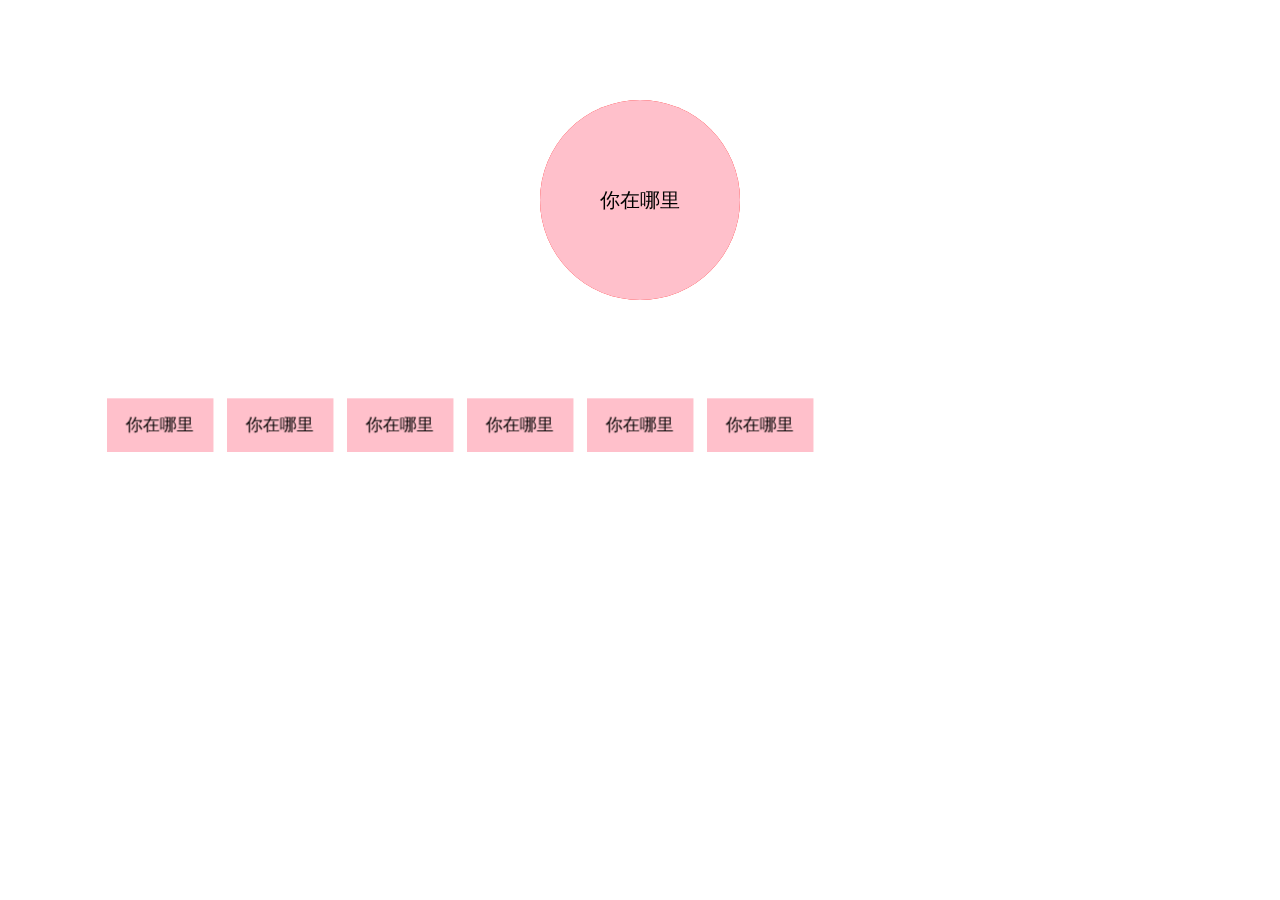
<file: 3d.html>
<!DOCTYPE html>
<html lang="en">

<head>
    <meta charset="UTF-8">
    <meta name="viewport" content="width=device-width, initial-scale=1.0">
    <title>Document</title>
    <style>
        body {
            perspective: 400px;
        }

        .box {
            position: relative;
            width: 200px;
            height: 200px;
            margin: 100px auto;
            text-align: center;
            line-height: 200px;
            font-size: 20px;
            transform-style: preserve-3d;
            transition: all 1s;
        }

        .box:hover {
            transform: rotateY(180deg);
        }

        .font,
        .back {
            position: absolute;
            top: 0;
            left: 0;
            width: 100%;
            height: 100%;
            border-radius: 50%;
        }

        .font {
            background-color: pink;
            z-index: 1;
        }

        .back {
            background-color: red;
            transform: rotateY(180deg);

        }

        * {
            margin: 0;
            padding: 0;
        }

        ul {
            margin: 100px;
        }

        ul li {
            float: left;
            margin: 0 10px;
            perspective: 400px;
            width: 100px;
            height: 50px;
            list-style: none;
        }

        .box1 {
            position: relative;
            width: 100%;
            height: 100%;
            text-align: center;
            line-height: 50px;
            transform-style: preserve-3d;
            transition: all 0.5s;
        }

        .box1:hover {
            transform: rotateX(90deg);
        }

        .first,
        .buttom {
            position: absolute;
            top: 0;
            left: 0;
            width: 100%;
            height: 100%;
        }

        .first {
            background-color: pink;
            z-index: 1;
            transform: translateZ(25px);
        }

        .buttom {
            background-color: royalblue;
            transform: translateY(25px) rotateX(-90deg);
        }
    </style>
</head>

<body>
    <div class="box">
        <div class="font">你在哪里</div>
        <div class="back">我在这里等你</div>
    </div>
    <ul>
        <li>
            <div class="box1">
                <div class="first">你在哪里</div>
                <div class="buttom">我在这里等你</div>
            </div>
        </li>
        <li>
            <div class="box1">
                <div class="first">你在哪里</div>
                <div class="buttom">我在这里等你</div>
            </div>
        </li>
        <li>
            <div class="box1">
                <div class="first">你在哪里</div>
                <div class="buttom">我在这里等你</div>
            </div>
        </li>
        <li>
            <div class="box1">
                <div class="first">你在哪里</div>
                <div class="buttom">我在这里等你</div>
            </div>
        </li>
        <li>
            <div class="box1">
                <div class="first">你在哪里</div>
                <div class="buttom">我在这里等你</div>
            </div>
        </li>
        <li>
            <div class="box1">
                <div class="first">你在哪里</div>
                <div class="buttom">我在这里等你</div>
            </div>
        </li>
    </ul>
</body>

</html>
</file>
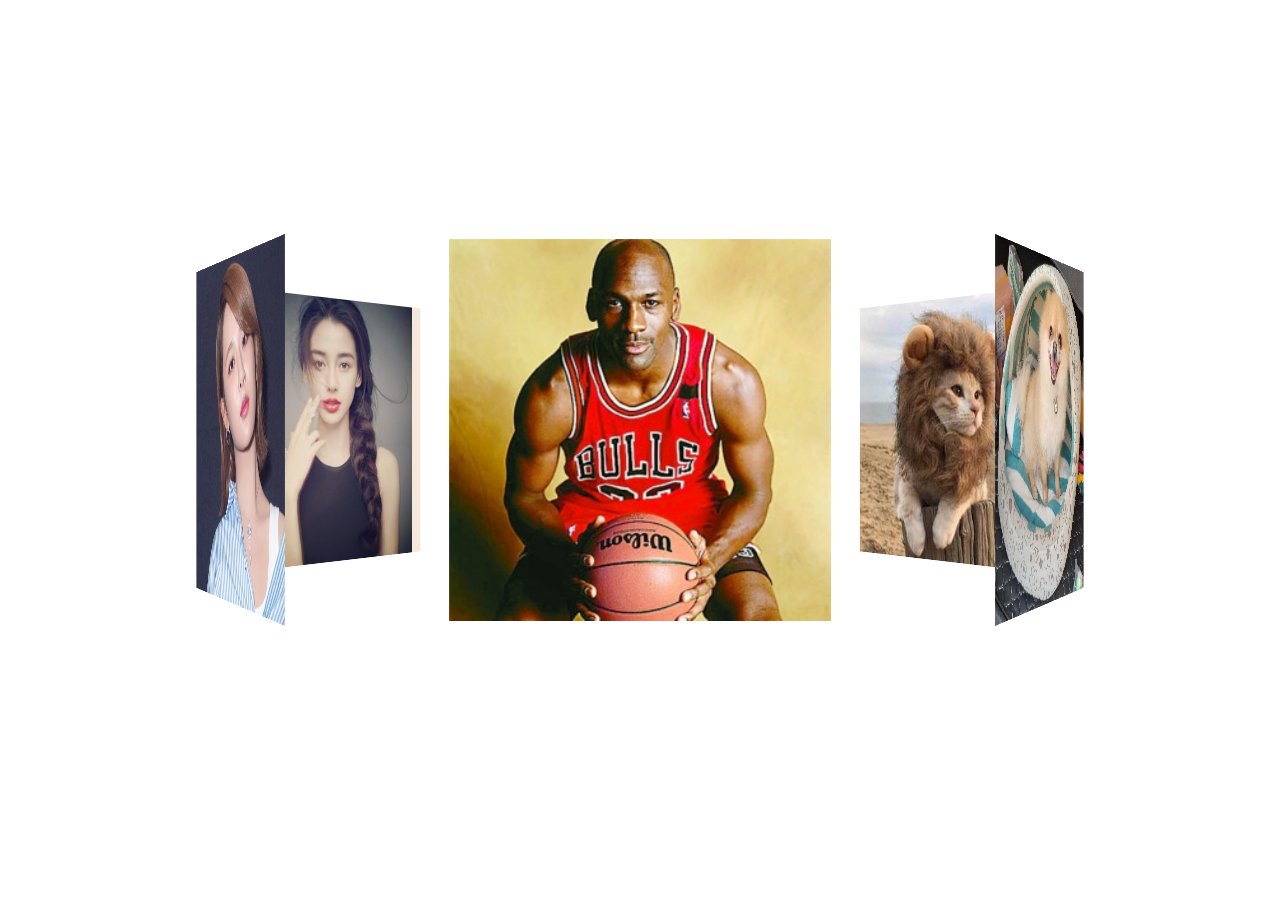
<file: xuanzhuan.html>
<!DOCTYPE html>
<html lang="en">

<head>
    <meta charset="UTF-8">
    <meta name="viewport" content="width=device-width, initial-scale=1.0">
    <title>Document</title>
    <style>
        body {
            perspective: 1400px;

        }

        .box {
            position: relative;
            margin: 280px auto;
            width: 300px;
            height: 300px;
            transform-style: preserve-3d;
            animation: rate 5s linear infinite;
            background: url(shoping/images/banma.jpg) no-repeat;
        }

        .box:hover {
            animation-play-state: paused;

        }

        @keyframes rate {
            0% {
                transform: rotateY(0);

            }

            100% {
                transform: rotateY(360deg);
            }


        }





        .box div {
            position: absolute;
            left: 0;
            top: 0;
            width: 100%;
            height: 100%;
            background: url(shoping/images/mao.png) no-repeat;
        }

        .box div:nth-child(1) {
            transform: translateZ(300px);
            background: url(shoping/images/04.jpg);
        }

        .box div:nth-child(2) {
            transform: rotateY(60deg) translateZ(400px);
            background: url(shoping/images/gou.jpg)no-repeat;
        }

        .box div:nth-child(3) {
            transform: rotateY(120deg) translateZ(400px);
            background: url(shoping/images/shizi.jpg) no-repeat;
        }

        .box div:nth-child(4) {
            transform: rotateY(180deg) translateZ(400px);
            background: url(shoping/images/xiong.jpg) no-repeat;
        }

        .box div:nth-child(5) {
            transform: rotateY(240deg) translateZ(400px);
            background: url(shoping/images/0.jpg) no-repeat;
        }

        .box div:nth-child(6) {
            transform: rotateY(300deg) translateZ(400px);
            background: url(shoping/images/02.jpg);
        }
    </style>
</head>

<body>
    <div class="box">
        <div></div>
        <div></div>
        <div></div>
        <div></div>
        <div></div>
        <div></div>
    </div>
</body>

</html>
</file>
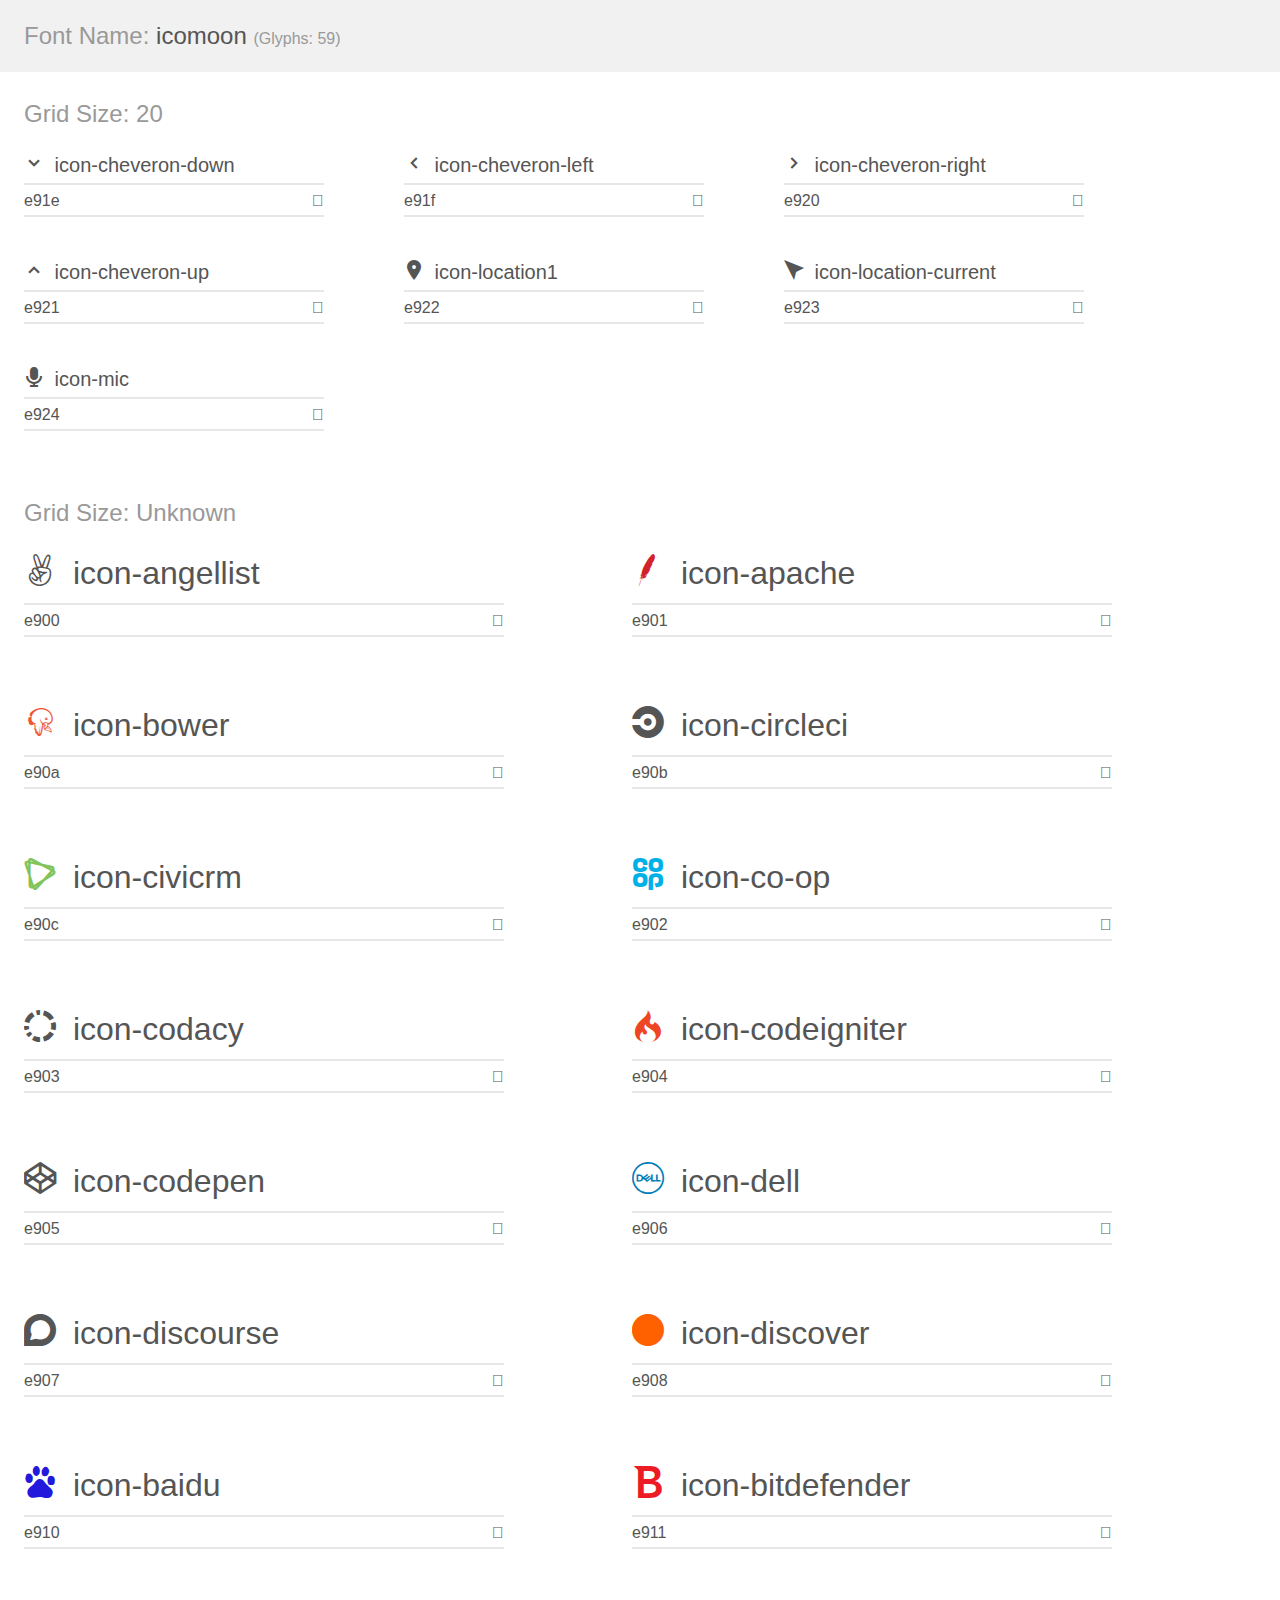
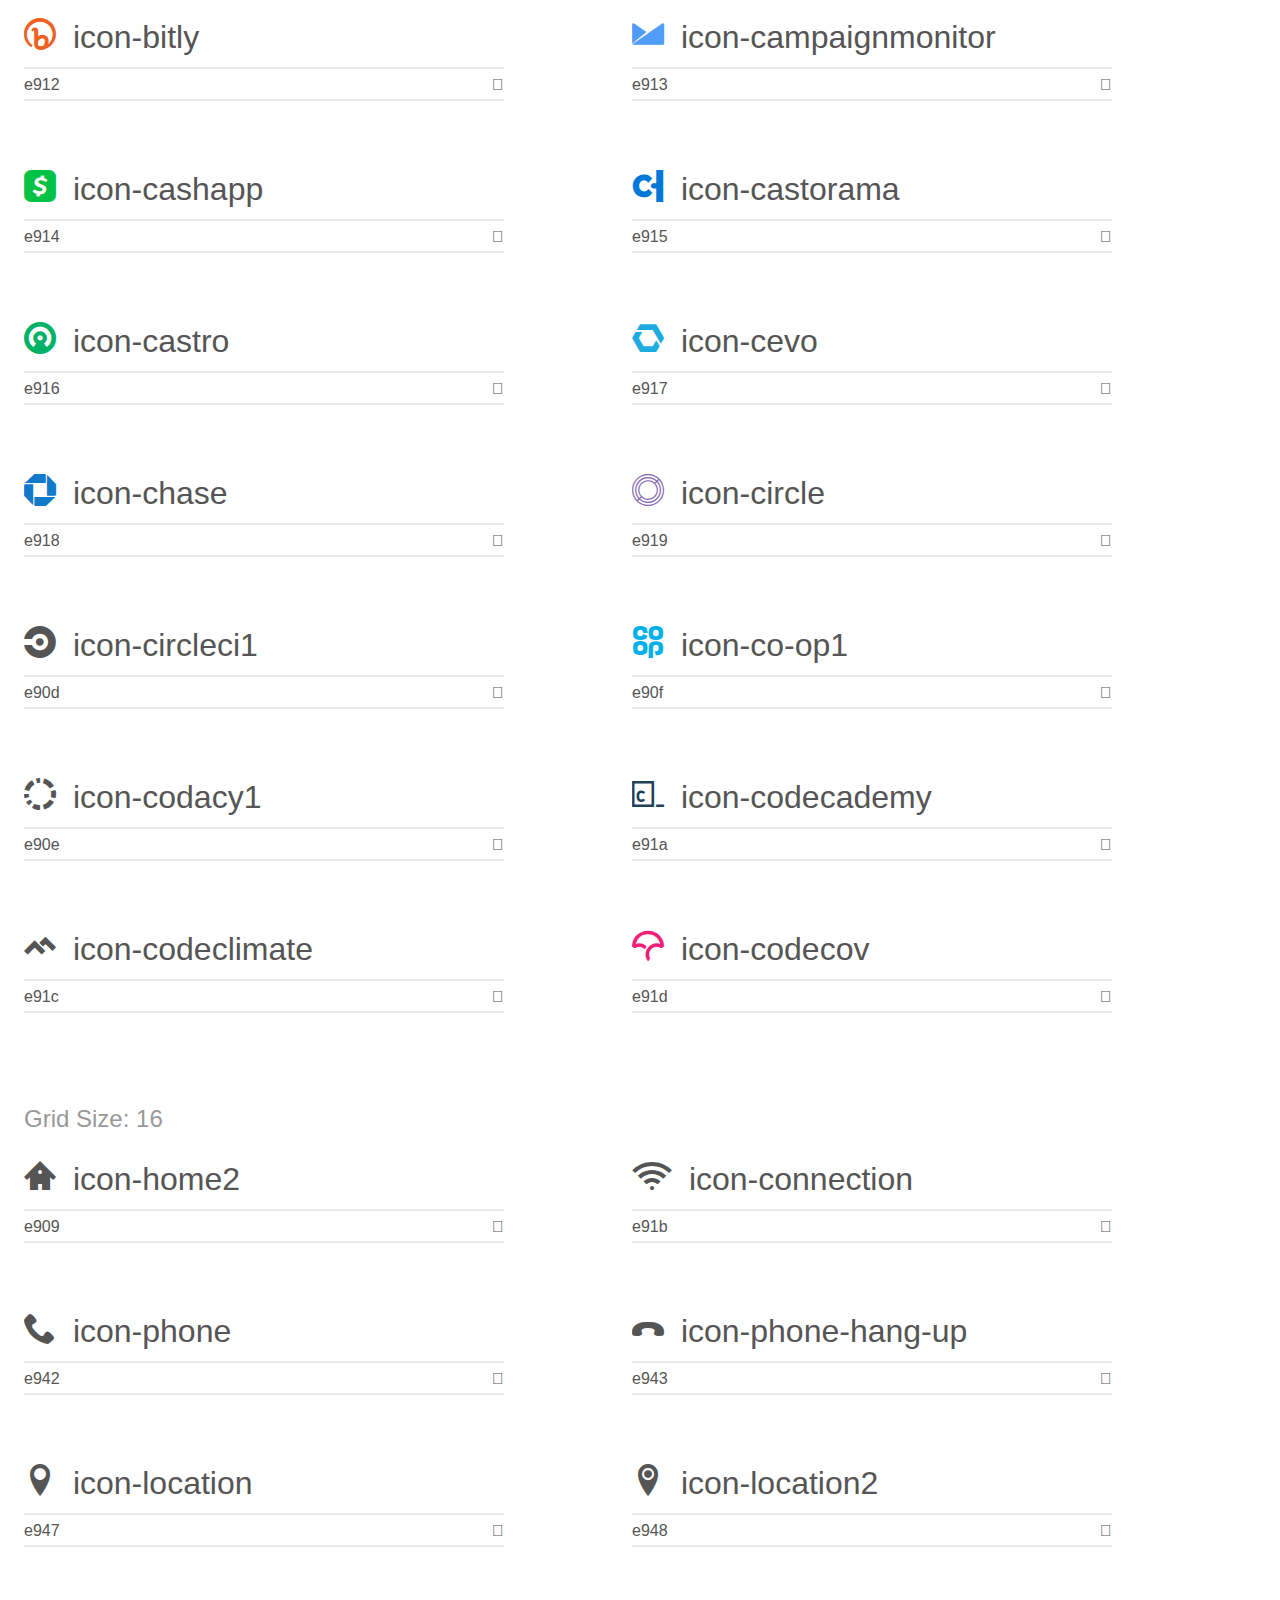
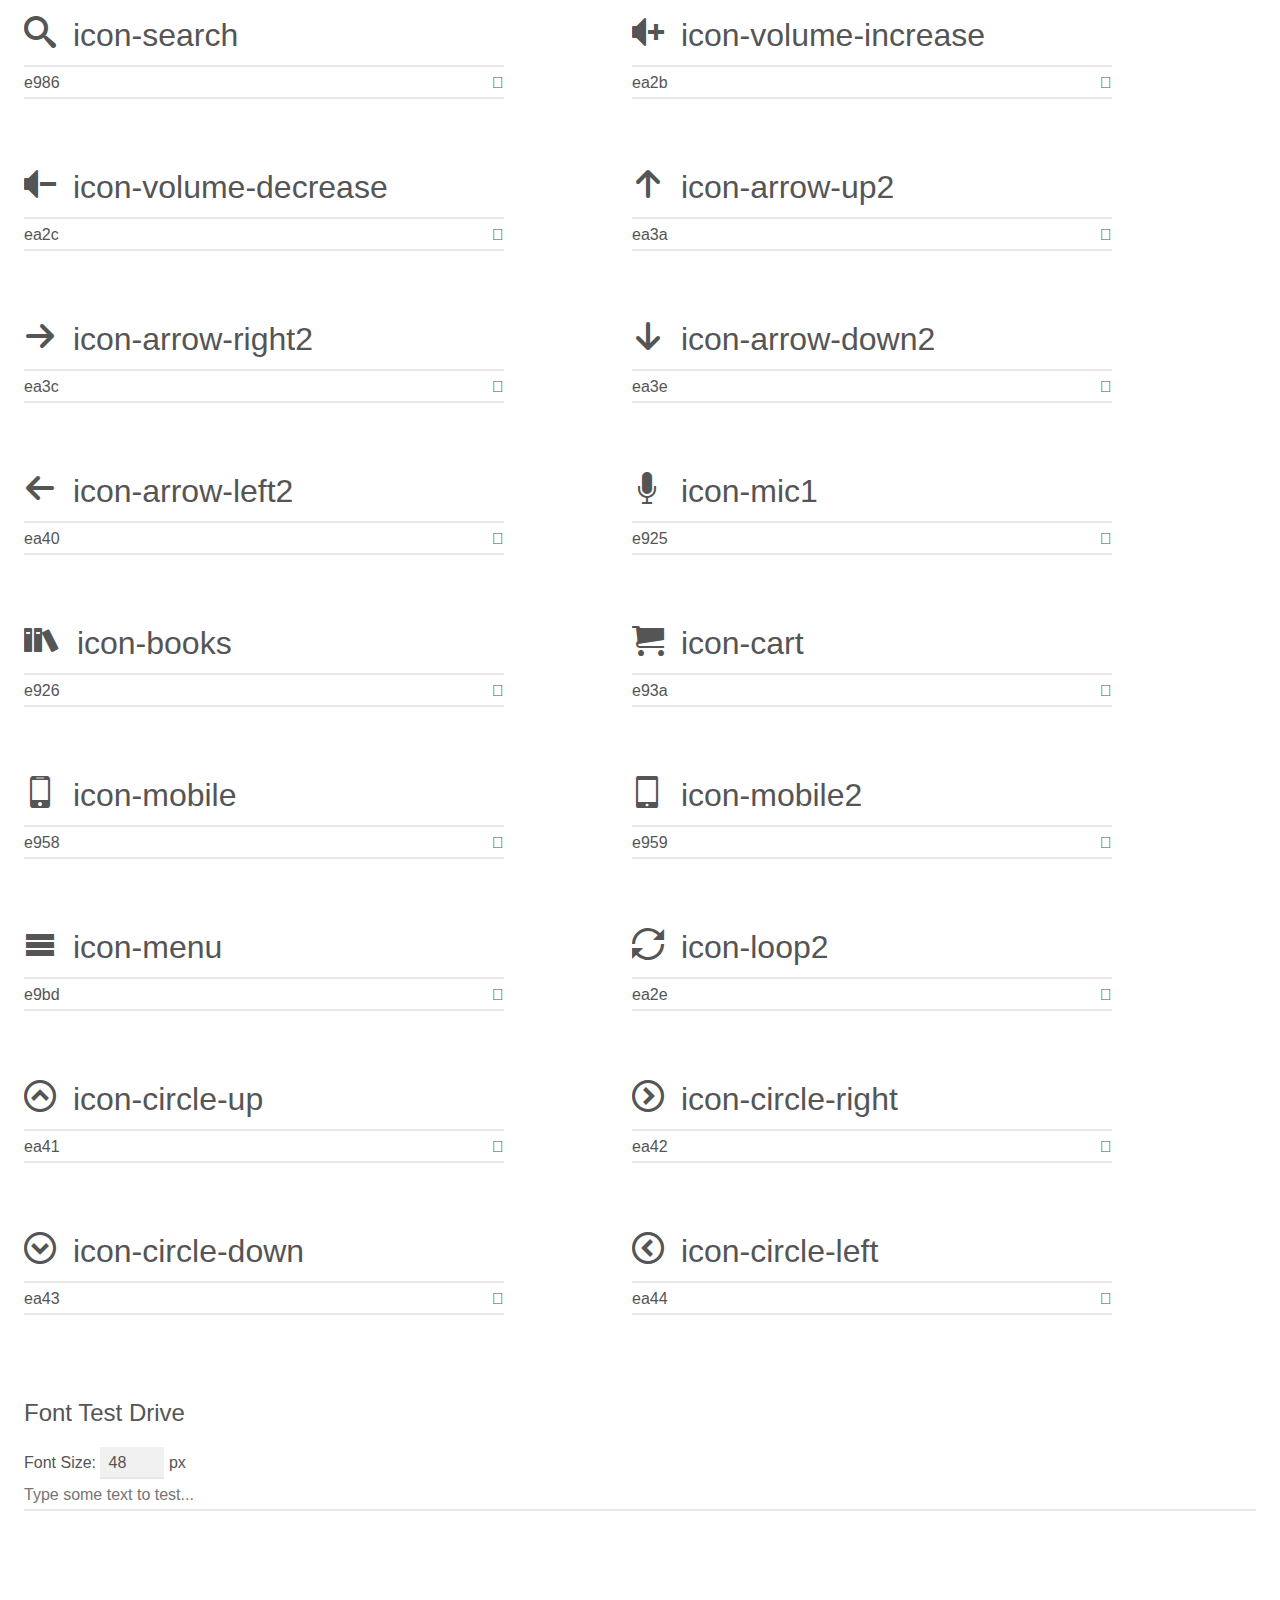
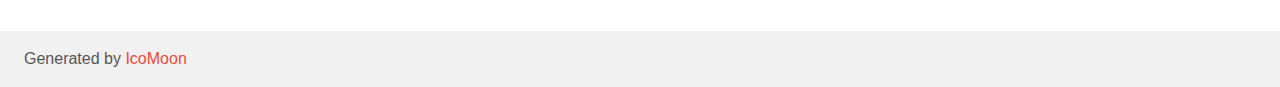
<file: 素材/icomoon/demo.html>
<!doctype html>
<html>
<head>
    <meta charset="utf-8">
    <title>IcoMoon Demo</title>
    <meta name="description" content="An Icon Font Generated By IcoMoon.io">
    <meta name="viewport" content="width=device-width, initial-scale=1">
    <link rel="stylesheet" href="demo-files/demo.css">
    <link rel="stylesheet" href="style.css"></head>
<body>
    <div class="bgc1 clearfix">
        <h1 class="mhmm mvm"><span class="fgc1">Font Name:</span> icomoon <small class="fgc1">(Glyphs:&nbsp;59)</small></h1>
    </div>
    <div class="clearfix mhl ptl">
        <h1 class="mvm mtn fgc1">Grid Size: 20</h1>
        <div class="glyph fs1">
            <div class="clearfix bshadow0 pbs">
                <span class="icon-cheveron-down"></span>
                <span class="mls"> icon-cheveron-down</span>
            </div>
            <fieldset class="fs0 size1of1 clearfix hidden-false">
                <input type="text" readonly value="e91e" class="unit size1of2" />
                <input type="text" maxlength="1" readonly value="&#xe91e;" class="unitRight size1of2 talign-right" />
            </fieldset>
            <div class="fs0 bshadow0 clearfix hidden-true">
                <span class="unit pvs fgc1">liga: </span>
                <input type="text" readonly value="" class="liga unitRight" />
            </div>
        </div>
        <div class="glyph fs1">
            <div class="clearfix bshadow0 pbs">
                <span class="icon-cheveron-left"></span>
                <span class="mls"> icon-cheveron-left</span>
            </div>
            <fieldset class="fs0 size1of1 clearfix hidden-false">
                <input type="text" readonly value="e91f" class="unit size1of2" />
                <input type="text" maxlength="1" readonly value="&#xe91f;" class="unitRight size1of2 talign-right" />
            </fieldset>
            <div class="fs0 bshadow0 clearfix hidden-true">
                <span class="unit pvs fgc1">liga: </span>
                <input type="text" readonly value="" class="liga unitRight" />
            </div>
        </div>
        <div class="glyph fs1">
            <div class="clearfix bshadow0 pbs">
                <span class="icon-cheveron-right"></span>
                <span class="mls"> icon-cheveron-right</span>
            </div>
            <fieldset class="fs0 size1of1 clearfix hidden-false">
                <input type="text" readonly value="e920" class="unit size1of2" />
                <input type="text" maxlength="1" readonly value="&#xe920;" class="unitRight size1of2 talign-right" />
            </fieldset>
            <div class="fs0 bshadow0 clearfix hidden-true">
                <span class="unit pvs fgc1">liga: </span>
                <input type="text" readonly value="" class="liga unitRight" />
            </div>
        </div>
        <div class="glyph fs1">
            <div class="clearfix bshadow0 pbs">
                <span class="icon-cheveron-up"></span>
                <span class="mls"> icon-cheveron-up</span>
            </div>
            <fieldset class="fs0 size1of1 clearfix hidden-false">
                <input type="text" readonly value="e921" class="unit size1of2" />
                <input type="text" maxlength="1" readonly value="&#xe921;" class="unitRight size1of2 talign-right" />
            </fieldset>
            <div class="fs0 bshadow0 clearfix hidden-true">
                <span class="unit pvs fgc1">liga: </span>
                <input type="text" readonly value="" class="liga unitRight" />
            </div>
        </div>
        <div class="glyph fs1">
            <div class="clearfix bshadow0 pbs">
                <span class="icon-location1"></span>
                <span class="mls"> icon-location1</span>
            </div>
            <fieldset class="fs0 size1of1 clearfix hidden-false">
                <input type="text" readonly value="e922" class="unit size1of2" />
                <input type="text" maxlength="1" readonly value="&#xe922;" class="unitRight size1of2 talign-right" />
            </fieldset>
            <div class="fs0 bshadow0 clearfix hidden-true">
                <span class="unit pvs fgc1">liga: </span>
                <input type="text" readonly value="" class="liga unitRight" />
            </div>
        </div>
        <div class="glyph fs1">
            <div class="clearfix bshadow0 pbs">
                <span class="icon-location-current"></span>
                <span class="mls"> icon-location-current</span>
            </div>
            <fieldset class="fs0 size1of1 clearfix hidden-false">
                <input type="text" readonly value="e923" class="unit size1of2" />
                <input type="text" maxlength="1" readonly value="&#xe923;" class="unitRight size1of2 talign-right" />
            </fieldset>
            <div class="fs0 bshadow0 clearfix hidden-true">
                <span class="unit pvs fgc1">liga: </span>
                <input type="text" readonly value="" class="liga unitRight" />
            </div>
        </div>
        <div class="glyph fs1">
            <div class="clearfix bshadow0 pbs">
                <span class="icon-mic"></span>
                <span class="mls"> icon-mic</span>
            </div>
            <fieldset class="fs0 size1of1 clearfix hidden-false">
                <input type="text" readonly value="e924" class="unit size1of2" />
                <input type="text" maxlength="1" readonly value="&#xe924;" class="unitRight size1of2 talign-right" />
            </fieldset>
            <div class="fs0 bshadow0 clearfix hidden-true">
                <span class="unit pvs fgc1">liga: </span>
                <input type="text" readonly value="" class="liga unitRight" />
            </div>
        </div>
    </div>
    <div class="clearfix mhl ptl">
        <h1 class="mvm mtn fgc1">Grid Size: Unknown</h1>
        <div class="glyph fs2">
            <div class="clearfix bshadow0 pbs">
                <span class="icon-angellist"></span>
                <span class="mls"> icon-angellist</span>
            </div>
            <fieldset class="fs0 size1of1 clearfix hidden-false">
                <input type="text" readonly value="e900" class="unit size1of2" />
                <input type="text" maxlength="1" readonly value="&#xe900;" class="unitRight size1of2 talign-right" />
            </fieldset>
            <div class="fs0 bshadow0 clearfix hidden-true">
                <span class="unit pvs fgc1">liga: </span>
                <input type="text" readonly value="" class="liga unitRight" />
            </div>
        </div>
        <div class="glyph fs2">
            <div class="clearfix bshadow0 pbs">
                <span class="icon-apache"></span>
                <span class="mls"> icon-apache</span>
            </div>
            <fieldset class="fs0 size1of1 clearfix hidden-false">
                <input type="text" readonly value="e901" class="unit size1of2" />
                <input type="text" maxlength="1" readonly value="&#xe901;" class="unitRight size1of2 talign-right" />
            </fieldset>
            <div class="fs0 bshadow0 clearfix hidden-true">
                <span class="unit pvs fgc1">liga: </span>
                <input type="text" readonly value="" class="liga unitRight" />
            </div>
        </div>
        <div class="glyph fs2">
            <div class="clearfix bshadow0 pbs">
                <span class="icon-bower"></span>
                <span class="mls"> icon-bower</span>
            </div>
            <fieldset class="fs0 size1of1 clearfix hidden-false">
                <input type="text" readonly value="e90a" class="unit size1of2" />
                <input type="text" maxlength="1" readonly value="&#xe90a;" class="unitRight size1of2 talign-right" />
            </fieldset>
            <div class="fs0 bshadow0 clearfix hidden-true">
                <span class="unit pvs fgc1">liga: </span>
                <input type="text" readonly value="" class="liga unitRight" />
            </div>
        </div>
        <div class="glyph fs2">
            <div class="clearfix bshadow0 pbs">
                <span class="icon-circleci"></span>
                <span class="mls"> icon-circleci</span>
            </div>
            <fieldset class="fs0 size1of1 clearfix hidden-false">
                <input type="text" readonly value="e90b" class="unit size1of2" />
                <input type="text" maxlength="1" readonly value="&#xe90b;" class="unitRight size1of2 talign-right" />
            </fieldset>
            <div class="fs0 bshadow0 clearfix hidden-true">
                <span class="unit pvs fgc1">liga: </span>
                <input type="text" readonly value="" class="liga unitRight" />
            </div>
        </div>
        <div class="glyph fs2">
            <div class="clearfix bshadow0 pbs">
                <span class="icon-civicrm"></span>
                <span class="mls"> icon-civicrm</span>
            </div>
            <fieldset class="fs0 size1of1 clearfix hidden-false">
                <input type="text" readonly value="e90c" class="unit size1of2" />
                <input type="text" maxlength="1" readonly value="&#xe90c;" class="unitRight size1of2 talign-right" />
            </fieldset>
            <div class="fs0 bshadow0 clearfix hidden-true">
                <span class="unit pvs fgc1">liga: </span>
                <input type="text" readonly value="" class="liga unitRight" />
            </div>
        </div>
        <div class="glyph fs2">
            <div class="clearfix bshadow0 pbs">
                <span class="icon-co-op"></span>
                <span class="mls"> icon-co-op</span>
            </div>
            <fieldset class="fs0 size1of1 clearfix hidden-false">
                <input type="text" readonly value="e902" class="unit size1of2" />
                <input type="text" maxlength="1" readonly value="&#xe902;" class="unitRight size1of2 talign-right" />
            </fieldset>
            <div class="fs0 bshadow0 clearfix hidden-true">
                <span class="unit pvs fgc1">liga: </span>
                <input type="text" readonly value="" class="liga unitRight" />
            </div>
        </div>
        <div class="glyph fs2">
            <div class="clearfix bshadow0 pbs">
                <span class="icon-codacy"></span>
                <span class="mls"> icon-codacy</span>
            </div>
            <fieldset class="fs0 size1of1 clearfix hidden-false">
                <input type="text" readonly value="e903" class="unit size1of2" />
                <input type="text" maxlength="1" readonly value="&#xe903;" class="unitRight size1of2 talign-right" />
            </fieldset>
            <div class="fs0 bshadow0 clearfix hidden-true">
                <span class="unit pvs fgc1">liga: </span>
                <input type="text" readonly value="" class="liga unitRight" />
            </div>
        </div>
        <div class="glyph fs2">
            <div class="clearfix bshadow0 pbs">
                <span class="icon-codeigniter"></span>
                <span class="mls"> icon-codeigniter</span>
            </div>
            <fieldset class="fs0 size1of1 clearfix hidden-false">
                <input type="text" readonly value="e904" class="unit size1of2" />
                <input type="text" maxlength="1" readonly value="&#xe904;" class="unitRight size1of2 talign-right" />
            </fieldset>
            <div class="fs0 bshadow0 clearfix hidden-true">
                <span class="unit pvs fgc1">liga: </span>
                <input type="text" readonly value="" class="liga unitRight" />
            </div>
        </div>
        <div class="glyph fs2">
            <div class="clearfix bshadow0 pbs">
                <span class="icon-codepen"></span>
                <span class="mls"> icon-codepen</span>
            </div>
            <fieldset class="fs0 size1of1 clearfix hidden-false">
                <input type="text" readonly value="e905" class="unit size1of2" />
                <input type="text" maxlength="1" readonly value="&#xe905;" class="unitRight size1of2 talign-right" />
            </fieldset>
            <div class="fs0 bshadow0 clearfix hidden-true">
                <span class="unit pvs fgc1">liga: </span>
                <input type="text" readonly value="" class="liga unitRight" />
            </div>
        </div>
        <div class="glyph fs2">
            <div class="clearfix bshadow0 pbs">
                <span class="icon-dell"></span>
                <span class="mls"> icon-dell</span>
            </div>
            <fieldset class="fs0 size1of1 clearfix hidden-false">
                <input type="text" readonly value="e906" class="unit size1of2" />
                <input type="text" maxlength="1" readonly value="&#xe906;" class="unitRight size1of2 talign-right" />
            </fieldset>
            <div class="fs0 bshadow0 clearfix hidden-true">
                <span class="unit pvs fgc1">liga: </span>
                <input type="text" readonly value="" class="liga unitRight" />
            </div>
        </div>
        <div class="glyph fs2">
            <div class="clearfix bshadow0 pbs">
                <span class="icon-discourse"></span>
                <span class="mls"> icon-discourse</span>
            </div>
            <fieldset class="fs0 size1of1 clearfix hidden-false">
                <input type="text" readonly value="e907" class="unit size1of2" />
                <input type="text" maxlength="1" readonly value="&#xe907;" class="unitRight size1of2 talign-right" />
            </fieldset>
            <div class="fs0 bshadow0 clearfix hidden-true">
                <span class="unit pvs fgc1">liga: </span>
                <input type="text" readonly value="" class="liga unitRight" />
            </div>
        </div>
        <div class="glyph fs2">
            <div class="clearfix bshadow0 pbs">
                <span class="icon-discover"></span>
                <span class="mls"> icon-discover</span>
            </div>
            <fieldset class="fs0 size1of1 clearfix hidden-false">
                <input type="text" readonly value="e908" class="unit size1of2" />
                <input type="text" maxlength="1" readonly value="&#xe908;" class="unitRight size1of2 talign-right" />
            </fieldset>
            <div class="fs0 bshadow0 clearfix hidden-true">
                <span class="unit pvs fgc1">liga: </span>
                <input type="text" readonly value="" class="liga unitRight" />
            </div>
        </div>
        <div class="glyph fs2">
            <div class="clearfix bshadow0 pbs">
                <span class="icon-baidu"></span>
                <span class="mls"> icon-baidu</span>
            </div>
            <fieldset class="fs0 size1of1 clearfix hidden-false">
                <input type="text" readonly value="e910" class="unit size1of2" />
                <input type="text" maxlength="1" readonly value="&#xe910;" class="unitRight size1of2 talign-right" />
            </fieldset>
            <div class="fs0 bshadow0 clearfix hidden-true">
                <span class="unit pvs fgc1">liga: </span>
                <input type="text" readonly value="" class="liga unitRight" />
            </div>
        </div>
        <div class="glyph fs2">
            <div class="clearfix bshadow0 pbs">
                <span class="icon-bitdefender"></span>
                <span class="mls"> icon-bitdefender</span>
            </div>
            <fieldset class="fs0 size1of1 clearfix hidden-false">
                <input type="text" readonly value="e911" class="unit size1of2" />
                <input type="text" maxlength="1" readonly value="&#xe911;" class="unitRight size1of2 talign-right" />
            </fieldset>
            <div class="fs0 bshadow0 clearfix hidden-true">
                <span class="unit pvs fgc1">liga: </span>
                <input type="text" readonly value="" class="liga unitRight" />
            </div>
        </div>
        <div class="glyph fs2">
            <div class="clearfix bshadow0 pbs">
                <span class="icon-bitly"></span>
                <span class="mls"> icon-bitly</span>
            </div>
            <fieldset class="fs0 size1of1 clearfix hidden-false">
                <input type="text" readonly value="e912" class="unit size1of2" />
                <input type="text" maxlength="1" readonly value="&#xe912;" class="unitRight size1of2 talign-right" />
            </fieldset>
            <div class="fs0 bshadow0 clearfix hidden-true">
                <span class="unit pvs fgc1">liga: </span>
                <input type="text" readonly value="" class="liga unitRight" />
            </div>
        </div>
        <div class="glyph fs2">
            <div class="clearfix bshadow0 pbs">
                <span class="icon-campaignmonitor"></span>
                <span class="mls"> icon-campaignmonitor</span>
            </div>
            <fieldset class="fs0 size1of1 clearfix hidden-false">
                <input type="text" readonly value="e913" class="unit size1of2" />
                <input type="text" maxlength="1" readonly value="&#xe913;" class="unitRight size1of2 talign-right" />
            </fieldset>
            <div class="fs0 bshadow0 clearfix hidden-true">
                <span class="unit pvs fgc1">liga: </span>
                <input type="text" readonly value="" class="liga unitRight" />
            </div>
        </div>
        <div class="glyph fs2">
            <div class="clearfix bshadow0 pbs">
                <span class="icon-cashapp"></span>
                <span class="mls"> icon-cashapp</span>
            </div>
            <fieldset class="fs0 size1of1 clearfix hidden-false">
                <input type="text" readonly value="e914" class="unit size1of2" />
                <input type="text" maxlength="1" readonly value="&#xe914;" class="unitRight size1of2 talign-right" />
            </fieldset>
            <div class="fs0 bshadow0 clearfix hidden-true">
                <span class="unit pvs fgc1">liga: </span>
                <input type="text" readonly value="" class="liga unitRight" />
            </div>
        </div>
        <div class="glyph fs2">
            <div class="clearfix bshadow0 pbs">
                <span class="icon-castorama"></span>
                <span class="mls"> icon-castorama</span>
            </div>
            <fieldset class="fs0 size1of1 clearfix hidden-false">
                <input type="text" readonly value="e915" class="unit size1of2" />
                <input type="text" maxlength="1" readonly value="&#xe915;" class="unitRight size1of2 talign-right" />
            </fieldset>
            <div class="fs0 bshadow0 clearfix hidden-true">
                <span class="unit pvs fgc1">liga: </span>
                <input type="text" readonly value="" class="liga unitRight" />
            </div>
        </div>
        <div class="glyph fs2">
            <div class="clearfix bshadow0 pbs">
                <span class="icon-castro"></span>
                <span class="mls"> icon-castro</span>
            </div>
            <fieldset class="fs0 size1of1 clearfix hidden-false">
                <input type="text" readonly value="e916" class="unit size1of2" />
                <input type="text" maxlength="1" readonly value="&#xe916;" class="unitRight size1of2 talign-right" />
            </fieldset>
            <div class="fs0 bshadow0 clearfix hidden-true">
                <span class="unit pvs fgc1">liga: </span>
                <input type="text" readonly value="" class="liga unitRight" />
            </div>
        </div>
        <div class="glyph fs2">
            <div class="clearfix bshadow0 pbs">
                <span class="icon-cevo"></span>
                <span class="mls"> icon-cevo</span>
            </div>
            <fieldset class="fs0 size1of1 clearfix hidden-false">
                <input type="text" readonly value="e917" class="unit size1of2" />
                <input type="text" maxlength="1" readonly value="&#xe917;" class="unitRight size1of2 talign-right" />
            </fieldset>
            <div class="fs0 bshadow0 clearfix hidden-true">
                <span class="unit pvs fgc1">liga: </span>
                <input type="text" readonly value="" class="liga unitRight" />
            </div>
        </div>
        <div class="glyph fs2">
            <div class="clearfix bshadow0 pbs">
                <span class="icon-chase"></span>
                <span class="mls"> icon-chase</span>
            </div>
            <fieldset class="fs0 size1of1 clearfix hidden-false">
                <input type="text" readonly value="e918" class="unit size1of2" />
                <input type="text" maxlength="1" readonly value="&#xe918;" class="unitRight size1of2 talign-right" />
            </fieldset>
            <div class="fs0 bshadow0 clearfix hidden-true">
                <span class="unit pvs fgc1">liga: </span>
                <input type="text" readonly value="" class="liga unitRight" />
            </div>
        </div>
        <div class="glyph fs2">
            <div class="clearfix bshadow0 pbs">
                <span class="icon-circle"></span>
                <span class="mls"> icon-circle</span>
            </div>
            <fieldset class="fs0 size1of1 clearfix hidden-false">
                <input type="text" readonly value="e919" class="unit size1of2" />
                <input type="text" maxlength="1" readonly value="&#xe919;" class="unitRight size1of2 talign-right" />
            </fieldset>
            <div class="fs0 bshadow0 clearfix hidden-true">
                <span class="unit pvs fgc1">liga: </span>
                <input type="text" readonly value="" class="liga unitRight" />
            </div>
        </div>
        <div class="glyph fs2">
            <div class="clearfix bshadow0 pbs">
                <span class="icon-circleci1"></span>
                <span class="mls"> icon-circleci1</span>
            </div>
            <fieldset class="fs0 size1of1 clearfix hidden-false">
                <input type="text" readonly value="e90d" class="unit size1of2" />
                <input type="text" maxlength="1" readonly value="&#xe90d;" class="unitRight size1of2 talign-right" />
            </fieldset>
            <div class="fs0 bshadow0 clearfix hidden-true">
                <span class="unit pvs fgc1">liga: </span>
                <input type="text" readonly value="" class="liga unitRight" />
            </div>
        </div>
        <div class="glyph fs2">
            <div class="clearfix bshadow0 pbs">
                <span class="icon-co-op1"></span>
                <span class="mls"> icon-co-op1</span>
            </div>
            <fieldset class="fs0 size1of1 clearfix hidden-false">
                <input type="text" readonly value="e90f" class="unit size1of2" />
                <input type="text" maxlength="1" readonly value="&#xe90f;" class="unitRight size1of2 talign-right" />
            </fieldset>
            <div class="fs0 bshadow0 clearfix hidden-true">
                <span class="unit pvs fgc1">liga: </span>
                <input type="text" readonly value="" class="liga unitRight" />
            </div>
        </div>
        <div class="glyph fs2">
            <div class="clearfix bshadow0 pbs">
                <span class="icon-codacy1"></span>
                <span class="mls"> icon-codacy1</span>
            </div>
            <fieldset class="fs0 size1of1 clearfix hidden-false">
                <input type="text" readonly value="e90e" class="unit size1of2" />
                <input type="text" maxlength="1" readonly value="&#xe90e;" class="unitRight size1of2 talign-right" />
            </fieldset>
            <div class="fs0 bshadow0 clearfix hidden-true">
                <span class="unit pvs fgc1">liga: </span>
                <input type="text" readonly value="" class="liga unitRight" />
            </div>
        </div>
        <div class="glyph fs2">
            <div class="clearfix bshadow0 pbs">
                <span class="icon-codecademy"></span>
                <span class="mls"> icon-codecademy</span>
            </div>
            <fieldset class="fs0 size1of1 clearfix hidden-false">
                <input type="text" readonly value="e91a" class="unit size1of2" />
                <input type="text" maxlength="1" readonly value="&#xe91a;" class="unitRight size1of2 talign-right" />
            </fieldset>
            <div class="fs0 bshadow0 clearfix hidden-true">
                <span class="unit pvs fgc1">liga: </span>
                <input type="text" readonly value="" class="liga unitRight" />
            </div>
        </div>
        <div class="glyph fs2">
            <div class="clearfix bshadow0 pbs">
                <span class="icon-codeclimate"></span>
                <span class="mls"> icon-codeclimate</span>
            </div>
            <fieldset class="fs0 size1of1 clearfix hidden-false">
                <input type="text" readonly value="e91c" class="unit size1of2" />
                <input type="text" maxlength="1" readonly value="&#xe91c;" class="unitRight size1of2 talign-right" />
            </fieldset>
            <div class="fs0 bshadow0 clearfix hidden-true">
                <span class="unit pvs fgc1">liga: </span>
                <input type="text" readonly value="" class="liga unitRight" />
            </div>
        </div>
        <div class="glyph fs2">
            <div class="clearfix bshadow0 pbs">
                <span class="icon-codecov"></span>
                <span class="mls"> icon-codecov</span>
            </div>
            <fieldset class="fs0 size1of1 clearfix hidden-false">
                <input type="text" readonly value="e91d" class="unit size1of2" />
                <input type="text" maxlength="1" readonly value="&#xe91d;" class="unitRight size1of2 talign-right" />
            </fieldset>
            <div class="fs0 bshadow0 clearfix hidden-true">
                <span class="unit pvs fgc1">liga: </span>
                <input type="text" readonly value="" class="liga unitRight" />
            </div>
        </div>
    </div>
    <div class="clearfix mhl ptl">
        <h1 class="mvm mtn fgc1">Grid Size: 16</h1>
        <div class="glyph fs3">
            <div class="clearfix bshadow0 pbs">
                <span class="icon-home2"></span>
                <span class="mls"> icon-home2</span>
            </div>
            <fieldset class="fs0 size1of1 clearfix hidden-false">
                <input type="text" readonly value="e909" class="unit size1of2" />
                <input type="text" maxlength="1" readonly value="&#xe909;" class="unitRight size1of2 talign-right" />
            </fieldset>
            <div class="fs0 bshadow0 clearfix hidden-true">
                <span class="unit pvs fgc1">liga: </span>
                <input type="text" readonly value="home2, house2" class="liga unitRight" />
            </div>
        </div>
        <div class="glyph fs3">
            <div class="clearfix bshadow0 pbs">
                <span class="icon-connection"></span>
                <span class="mls"> icon-connection</span>
            </div>
            <fieldset class="fs0 size1of1 clearfix hidden-false">
                <input type="text" readonly value="e91b" class="unit size1of2" />
                <input type="text" maxlength="1" readonly value="&#xe91b;" class="unitRight size1of2 talign-right" />
            </fieldset>
            <div class="fs0 bshadow0 clearfix hidden-true">
                <span class="unit pvs fgc1">liga: </span>
                <input type="text" readonly value="connection, wifi" class="liga unitRight" />
            </div>
        </div>
        <div class="glyph fs3">
            <div class="clearfix bshadow0 pbs">
                <span class="icon-phone"></span>
                <span class="mls"> icon-phone</span>
            </div>
            <fieldset class="fs0 size1of1 clearfix hidden-false">
                <input type="text" readonly value="e942" class="unit size1of2" />
                <input type="text" maxlength="1" readonly value="&#xe942;" class="unitRight size1of2 talign-right" />
            </fieldset>
            <div class="fs0 bshadow0 clearfix hidden-true">
                <span class="unit pvs fgc1">liga: </span>
                <input type="text" readonly value="phone, telephone" class="liga unitRight" />
            </div>
        </div>
        <div class="glyph fs3">
            <div class="clearfix bshadow0 pbs">
                <span class="icon-phone-hang-up"></span>
                <span class="mls"> icon-phone-hang-up</span>
            </div>
            <fieldset class="fs0 size1of1 clearfix hidden-false">
                <input type="text" readonly value="e943" class="unit size1of2" />
                <input type="text" maxlength="1" readonly value="&#xe943;" class="unitRight size1of2 talign-right" />
            </fieldset>
            <div class="fs0 bshadow0 clearfix hidden-true">
                <span class="unit pvs fgc1">liga: </span>
                <input type="text" readonly value="phone-hang-up, telephone2" class="liga unitRight" />
            </div>
        </div>
        <div class="glyph fs3">
            <div class="clearfix bshadow0 pbs">
                <span class="icon-location"></span>
                <span class="mls"> icon-location</span>
            </div>
            <fieldset class="fs0 size1of1 clearfix hidden-false">
                <input type="text" readonly value="e947" class="unit size1of2" />
                <input type="text" maxlength="1" readonly value="&#xe947;" class="unitRight size1of2 talign-right" />
            </fieldset>
            <div class="fs0 bshadow0 clearfix hidden-true">
                <span class="unit pvs fgc1">liga: </span>
                <input type="text" readonly value="location, map-marker" class="liga unitRight" />
            </div>
        </div>
        <div class="glyph fs3">
            <div class="clearfix bshadow0 pbs">
                <span class="icon-location2"></span>
                <span class="mls"> icon-location2</span>
            </div>
            <fieldset class="fs0 size1of1 clearfix hidden-false">
                <input type="text" readonly value="e948" class="unit size1of2" />
                <input type="text" maxlength="1" readonly value="&#xe948;" class="unitRight size1of2 talign-right" />
            </fieldset>
            <div class="fs0 bshadow0 clearfix hidden-true">
                <span class="unit pvs fgc1">liga: </span>
                <input type="text" readonly value="location2, map-marker2" class="liga unitRight" />
            </div>
        </div>
        <div class="glyph fs3">
            <div class="clearfix bshadow0 pbs">
                <span class="icon-search"></span>
                <span class="mls"> icon-search</span>
            </div>
            <fieldset class="fs0 size1of1 clearfix hidden-false">
                <input type="text" readonly value="e986" class="unit size1of2" />
                <input type="text" maxlength="1" readonly value="&#xe986;" class="unitRight size1of2 talign-right" />
            </fieldset>
            <div class="fs0 bshadow0 clearfix hidden-true">
                <span class="unit pvs fgc1">liga: </span>
                <input type="text" readonly value="search, magnifier" class="liga unitRight" />
            </div>
        </div>
        <div class="glyph fs3">
            <div class="clearfix bshadow0 pbs">
                <span class="icon-volume-increase"></span>
                <span class="mls"> icon-volume-increase</span>
            </div>
            <fieldset class="fs0 size1of1 clearfix hidden-false">
                <input type="text" readonly value="ea2b" class="unit size1of2" />
                <input type="text" maxlength="1" readonly value="&#xea2b;" class="unitRight size1of2 talign-right" />
            </fieldset>
            <div class="fs0 bshadow0 clearfix hidden-true">
                <span class="unit pvs fgc1">liga: </span>
                <input type="text" readonly value="volume-increase, volume6" class="liga unitRight" />
            </div>
        </div>
        <div class="glyph fs3">
            <div class="clearfix bshadow0 pbs">
                <span class="icon-volume-decrease"></span>
                <span class="mls"> icon-volume-decrease</span>
            </div>
            <fieldset class="fs0 size1of1 clearfix hidden-false">
                <input type="text" readonly value="ea2c" class="unit size1of2" />
                <input type="text" maxlength="1" readonly value="&#xea2c;" class="unitRight size1of2 talign-right" />
            </fieldset>
            <div class="fs0 bshadow0 clearfix hidden-true">
                <span class="unit pvs fgc1">liga: </span>
                <input type="text" readonly value="volume-decrease, volume7" class="liga unitRight" />
            </div>
        </div>
        <div class="glyph fs3">
            <div class="clearfix bshadow0 pbs">
                <span class="icon-arrow-up2"></span>
                <span class="mls"> icon-arrow-up2</span>
            </div>
            <fieldset class="fs0 size1of1 clearfix hidden-false">
                <input type="text" readonly value="ea3a" class="unit size1of2" />
                <input type="text" maxlength="1" readonly value="&#xea3a;" class="unitRight size1of2 talign-right" />
            </fieldset>
            <div class="fs0 bshadow0 clearfix hidden-true">
                <span class="unit pvs fgc1">liga: </span>
                <input type="text" readonly value="arrow-up2, up2" class="liga unitRight" />
            </div>
        </div>
        <div class="glyph fs3">
            <div class="clearfix bshadow0 pbs">
                <span class="icon-arrow-right2"></span>
                <span class="mls"> icon-arrow-right2</span>
            </div>
            <fieldset class="fs0 size1of1 clearfix hidden-false">
                <input type="text" readonly value="ea3c" class="unit size1of2" />
                <input type="text" maxlength="1" readonly value="&#xea3c;" class="unitRight size1of2 talign-right" />
            </fieldset>
            <div class="fs0 bshadow0 clearfix hidden-true">
                <span class="unit pvs fgc1">liga: </span>
                <input type="text" readonly value="arrow-right2, right4" class="liga unitRight" />
            </div>
        </div>
        <div class="glyph fs3">
            <div class="clearfix bshadow0 pbs">
                <span class="icon-arrow-down2"></span>
                <span class="mls"> icon-arrow-down2</span>
            </div>
            <fieldset class="fs0 size1of1 clearfix hidden-false">
                <input type="text" readonly value="ea3e" class="unit size1of2" />
                <input type="text" maxlength="1" readonly value="&#xea3e;" class="unitRight size1of2 talign-right" />
            </fieldset>
            <div class="fs0 bshadow0 clearfix hidden-true">
                <span class="unit pvs fgc1">liga: </span>
                <input type="text" readonly value="arrow-down2, down2" class="liga unitRight" />
            </div>
        </div>
        <div class="glyph fs3">
            <div class="clearfix bshadow0 pbs">
                <span class="icon-arrow-left2"></span>
                <span class="mls"> icon-arrow-left2</span>
            </div>
            <fieldset class="fs0 size1of1 clearfix hidden-false">
                <input type="text" readonly value="ea40" class="unit size1of2" />
                <input type="text" maxlength="1" readonly value="&#xea40;" class="unitRight size1of2 talign-right" />
            </fieldset>
            <div class="fs0 bshadow0 clearfix hidden-true">
                <span class="unit pvs fgc1">liga: </span>
                <input type="text" readonly value="arrow-left2, left4" class="liga unitRight" />
            </div>
        </div>
        <div class="glyph fs3">
            <div class="clearfix bshadow0 pbs">
                <span class="icon-mic1"></span>
                <span class="mls"> icon-mic1</span>
            </div>
            <fieldset class="fs0 size1of1 clearfix hidden-false">
                <input type="text" readonly value="e925" class="unit size1of2" />
                <input type="text" maxlength="1" readonly value="&#xe925;" class="unitRight size1of2 talign-right" />
            </fieldset>
            <div class="fs0 bshadow0 clearfix hidden-true">
                <span class="unit pvs fgc1">liga: </span>
                <input type="text" readonly value="mic, microphone" class="liga unitRight" />
            </div>
        </div>
        <div class="glyph fs3">
            <div class="clearfix bshadow0 pbs">
                <span class="icon-books"></span>
                <span class="mls"> icon-books</span>
            </div>
            <fieldset class="fs0 size1of1 clearfix hidden-false">
                <input type="text" readonly value="e926" class="unit size1of2" />
                <input type="text" maxlength="1" readonly value="&#xe926;" class="unitRight size1of2 talign-right" />
            </fieldset>
            <div class="fs0 bshadow0 clearfix hidden-true">
                <span class="unit pvs fgc1">liga: </span>
                <input type="text" readonly value="books, library" class="liga unitRight" />
            </div>
        </div>
        <div class="glyph fs3">
            <div class="clearfix bshadow0 pbs">
                <span class="icon-cart"></span>
                <span class="mls"> icon-cart</span>
            </div>
            <fieldset class="fs0 size1of1 clearfix hidden-false">
                <input type="text" readonly value="e93a" class="unit size1of2" />
                <input type="text" maxlength="1" readonly value="&#xe93a;" class="unitRight size1of2 talign-right" />
            </fieldset>
            <div class="fs0 bshadow0 clearfix hidden-true">
                <span class="unit pvs fgc1">liga: </span>
                <input type="text" readonly value="cart, purchase" class="liga unitRight" />
            </div>
        </div>
        <div class="glyph fs3">
            <div class="clearfix bshadow0 pbs">
                <span class="icon-mobile"></span>
                <span class="mls"> icon-mobile</span>
            </div>
            <fieldset class="fs0 size1of1 clearfix hidden-false">
                <input type="text" readonly value="e958" class="unit size1of2" />
                <input type="text" maxlength="1" readonly value="&#xe958;" class="unitRight size1of2 talign-right" />
            </fieldset>
            <div class="fs0 bshadow0 clearfix hidden-true">
                <span class="unit pvs fgc1">liga: </span>
                <input type="text" readonly value="mobile, cell-phone" class="liga unitRight" />
            </div>
        </div>
        <div class="glyph fs3">
            <div class="clearfix bshadow0 pbs">
                <span class="icon-mobile2"></span>
                <span class="mls"> icon-mobile2</span>
            </div>
            <fieldset class="fs0 size1of1 clearfix hidden-false">
                <input type="text" readonly value="e959" class="unit size1of2" />
                <input type="text" maxlength="1" readonly value="&#xe959;" class="unitRight size1of2 talign-right" />
            </fieldset>
            <div class="fs0 bshadow0 clearfix hidden-true">
                <span class="unit pvs fgc1">liga: </span>
                <input type="text" readonly value="mobile2, cell-phone2" class="liga unitRight" />
            </div>
        </div>
        <div class="glyph fs3">
            <div class="clearfix bshadow0 pbs">
                <span class="icon-menu"></span>
                <span class="mls"> icon-menu</span>
            </div>
            <fieldset class="fs0 size1of1 clearfix hidden-false">
                <input type="text" readonly value="e9bd" class="unit size1of2" />
                <input type="text" maxlength="1" readonly value="&#xe9bd;" class="unitRight size1of2 talign-right" />
            </fieldset>
            <div class="fs0 bshadow0 clearfix hidden-true">
                <span class="unit pvs fgc1">liga: </span>
                <input type="text" readonly value="menu, list3" class="liga unitRight" />
            </div>
        </div>
        <div class="glyph fs3">
            <div class="clearfix bshadow0 pbs">
                <span class="icon-loop2"></span>
                <span class="mls"> icon-loop2</span>
            </div>
            <fieldset class="fs0 size1of1 clearfix hidden-false">
                <input type="text" readonly value="ea2e" class="unit size1of2" />
                <input type="text" maxlength="1" readonly value="&#xea2e;" class="unitRight size1of2 talign-right" />
            </fieldset>
            <div class="fs0 bshadow0 clearfix hidden-true">
                <span class="unit pvs fgc1">liga: </span>
                <input type="text" readonly value="loop2, repeat2" class="liga unitRight" />
            </div>
        </div>
        <div class="glyph fs3">
            <div class="clearfix bshadow0 pbs">
                <span class="icon-circle-up"></span>
                <span class="mls"> icon-circle-up</span>
            </div>
            <fieldset class="fs0 size1of1 clearfix hidden-false">
                <input type="text" readonly value="ea41" class="unit size1of2" />
                <input type="text" maxlength="1" readonly value="&#xea41;" class="unitRight size1of2 talign-right" />
            </fieldset>
            <div class="fs0 bshadow0 clearfix hidden-true">
                <span class="unit pvs fgc1">liga: </span>
                <input type="text" readonly value="circle-up, up3" class="liga unitRight" />
            </div>
        </div>
        <div class="glyph fs3">
            <div class="clearfix bshadow0 pbs">
                <span class="icon-circle-right"></span>
                <span class="mls"> icon-circle-right</span>
            </div>
            <fieldset class="fs0 size1of1 clearfix hidden-false">
                <input type="text" readonly value="ea42" class="unit size1of2" />
                <input type="text" maxlength="1" readonly value="&#xea42;" class="unitRight size1of2 talign-right" />
            </fieldset>
            <div class="fs0 bshadow0 clearfix hidden-true">
                <span class="unit pvs fgc1">liga: </span>
                <input type="text" readonly value="circle-right, right5" class="liga unitRight" />
            </div>
        </div>
        <div class="glyph fs3">
            <div class="clearfix bshadow0 pbs">
                <span class="icon-circle-down"></span>
                <span class="mls"> icon-circle-down</span>
            </div>
            <fieldset class="fs0 size1of1 clearfix hidden-false">
                <input type="text" readonly value="ea43" class="unit size1of2" />
                <input type="text" maxlength="1" readonly value="&#xea43;" class="unitRight size1of2 talign-right" />
            </fieldset>
            <div class="fs0 bshadow0 clearfix hidden-true">
                <span class="unit pvs fgc1">liga: </span>
                <input type="text" readonly value="circle-down, down3" class="liga unitRight" />
            </div>
        </div>
        <div class="glyph fs3">
            <div class="clearfix bshadow0 pbs">
                <span class="icon-circle-left"></span>
                <span class="mls"> icon-circle-left</span>
            </div>
            <fieldset class="fs0 size1of1 clearfix hidden-false">
                <input type="text" readonly value="ea44" class="unit size1of2" />
                <input type="text" maxlength="1" readonly value="&#xea44;" class="unitRight size1of2 talign-right" />
            </fieldset>
            <div class="fs0 bshadow0 clearfix hidden-true">
                <span class="unit pvs fgc1">liga: </span>
                <input type="text" readonly value="circle-left, left5" class="liga unitRight" />
            </div>
        </div>
    </div>

    <!--[if gt IE 8]><!-->
    <div class="mhl clearfix mbl">
        <h1>Font Test Drive</h1>
        <label>
            Font Size: <input id="fontSize" type="number" class="textbox0 mbm"
            min="8" value="48" />
            px
        </label>
        <input id="testText" type="text" class="phl size1of1 mvl"
        placeholder="Type some text to test..." value=""/>
        <div id="testDrive" class="icon-" style="font-family: icomoon">&nbsp;
        </div>
    </div>
    <!--<![endif]-->
    <div class="bgc1 clearfix">
        <p class="mhl">Generated by <a href="https://icomoon.io/app">IcoMoon</a></p>
    </div>

    <script src="demo-files/demo.js"></script>
</body>
</html>
</file>
<file: 素材/icomoon/demo-files/demo.css>
body {
  padding: 0;
  margin: 0;
  font-family: sans-serif;
  font-size: 1em;
  line-height: 1.5;
  color: #555;
  background: #fff;
}
h1 {
  font-size: 1.5em;
  font-weight: normal;
}
small {
  font-size: .66666667em;
}
a {
  color: #e74c3c;
  text-decoration: none;
}
a:hover, a:focus {
  box-shadow: 0 1px #e74c3c;
}
.bshadow0, input {
  box-shadow: inset 0 -2px #e7e7e7;
}
input:hover {
  box-shadow: inset 0 -2px #ccc;
}
input, fieldset {
  font-family: sans-serif;
  font-size: 1em;
  margin: 0;
  padding: 0;
  border: 0;
}
input {
  color: inherit;
  line-height: 1.5;
  height: 1.5em;
  padding: .25em 0;
}
input:focus {
  outline: none;
  box-shadow: inset 0 -2px #449fdb;
}
.glyph {
  font-size: 16px;
  width: 15em;
  padding-bottom: 1em;
  margin-right: 4em;
  margin-bottom: 1em;
  float: left;
  overflow: hidden;
}
.liga {
  width: 80%;
  width: calc(100% - 2.5em);
}
.talign-right {
  text-align: right;
}
.talign-center {
  text-align: center;
}
.bgc1 {
  background: #f1f1f1;
}
.fgc1 {
  color: #999;
}
.fgc0 {
  color: #000;
}
p {
  margin-top: 1em;
  margin-bottom: 1em;
}
.mvm {
  margin-top: .75em;
  margin-bottom: .75em;
}
.mtn {
  margin-top: 0;
}
.mtl, .mal {
  margin-top: 1.5em;
}
.mbl, .mal {
  margin-bottom: 1.5em;
}
.mal, .mhl {
  margin-left: 1.5em;
  margin-right: 1.5em;
}
.mhmm {
  margin-left: 1em;
  margin-right: 1em;
}
.mls {
  margin-left: .25em;
}
.ptl {
  padding-top: 1.5em;
}
.pbs, .pvs {
  padding-bottom: .25em;
}
.pvs, .pts {
  padding-top: .25em;
}
.unit {
  float: left;
}
.unitRight {
  float: right;
}
.size1of2 {
  width: 50%;
}
.size1of1 {
  width: 100%;
}
.clearfix:before, .clearfix:after {
  content: " ";
  display: table;
}
.clearfix:after {
  clear: both;
}
.hidden-true {
  display: none;
}
.textbox0 {
  width: 3em;
  background: #f1f1f1;
  padding: .25em .5em;
  line-height: 1.5;
  height: 1.5em;
}
#testDrive {
  display: block;
  padding-top: 24px;
  line-height: 1.5;
}
.fs0 {
  font-size: 16px;
}
.fs1 {
  font-size: 20px;
}
.fs2 {
  font-size: 32px;
}
.fs3 {
  font-size: 32px;
}
</file>
<file: 素材/icomoon/style.css>
@font-face {
  font-family: 'icomoon';
  src:  url('fonts/icomoon.eot?tomleg');
  src:  url('fonts/icomoon.eot?tomleg#iefix') format('embedded-opentype'),
    url('fonts/icomoon.ttf?tomleg') format('truetype'),
    url('fonts/icomoon.woff?tomleg') format('woff'),
    url('fonts/icomoon.svg?tomleg#icomoon') format('svg');
  font-weight: normal;
  font-style: normal;
  font-display: block;
}

[class^="icon-"], [class*=" icon-"] {
  /* use !important to prevent issues with browser extensions that change fonts */
  font-family: 'icomoon' !important;
  speak: none;
  font-style: normal;
  font-weight: normal;
  font-variant: normal;
  text-transform: none;
  line-height: 1;

  /* Better Font Rendering =========== */
  -webkit-font-smoothing: antialiased;
  -moz-osx-font-smoothing: grayscale;
}

.icon-cheveron-down:before {
  content: "\e91e";
}
.icon-cheveron-left:before {
  content: "\e91f";
}
.icon-cheveron-right:before {
  content: "\e920";
}
.icon-cheveron-up:before {
  content: "\e921";
}
.icon-location1:before {
  content: "\e922";
}
.icon-location-current:before {
  content: "\e923";
}
.icon-mic:before {
  content: "\e924";
}
.icon-angellist:before {
  content: "\e900";
}
.icon-apache:before {
  content: "\e901";
  color: #d22128;
}
.icon-bower:before {
  content: "\e90a";
  color: #ef5734;
}
.icon-circleci:before {
  content: "\e90b";
}
.icon-civicrm:before {
  content: "\e90c";
  color: #81c459;
}
.icon-co-op:before {
  content: "\e902";
  color: #00b1e7;
}
.icon-codacy:before {
  content: "\e903";
}
.icon-codeigniter:before {
  content: "\e904";
  color: #ee4623;
}
.icon-codepen:before {
  content: "\e905";
}
.icon-dell:before {
  content: "\e906";
  color: #007db8;
}
.icon-discourse:before {
  content: "\e907";
}
.icon-discover:before {
  content: "\e908";
  color: #ff6000;
}
.icon-baidu:before {
  content: "\e910";
  color: #2319dc;
}
.icon-bitdefender:before {
  content: "\e911";
  color: #ed1c24;
}
.icon-bitly:before {
  content: "\e912";
  color: #ee6123;
}
.icon-campaignmonitor:before {
  content: "\e913";
  color: #509cf6;
}
.icon-cashapp:before {
  content: "\e914";
  color: #00c244;
}
.icon-castorama:before {
  content: "\e915";
  color: #0078d7;
}
.icon-castro:before {
  content: "\e916";
  color: #00b265;
}
.icon-cevo:before {
  content: "\e917";
  color: #1eabe2;
}
.icon-chase:before {
  content: "\e918";
  color: #117aca;
}
.icon-circle:before {
  content: "\e919";
  color: #8669ae;
}
.icon-circleci1:before {
  content: "\e90d";
}
.icon-co-op1:before {
  content: "\e90f";
  color: #00b1e7;
}
.icon-codacy1:before {
  content: "\e90e";
}
.icon-codecademy:before {
  content: "\e91a";
  color: #1f4056;
}
.icon-codeclimate:before {
  content: "\e91c";
}
.icon-codecov:before {
  content: "\e91d";
  color: #f01f7a;
}
.icon-home2:before {
  content: "\e909";
}
.icon-connection:before {
  content: "\e91b";
}
.icon-phone:before {
  content: "\e942";
}
.icon-phone-hang-up:before {
  content: "\e943";
}
.icon-location:before {
  content: "\e947";
}
.icon-location2:before {
  content: "\e948";
}
.icon-search:before {
  content: "\e986";
}
.icon-volume-increase:before {
  content: "\ea2b";
}
.icon-volume-decrease:before {
  content: "\ea2c";
}
.icon-arrow-up2:before {
  content: "\ea3a";
}
.icon-arrow-right2:before {
  content: "\ea3c";
}
.icon-arrow-down2:before {
  content: "\ea3e";
}
.icon-arrow-left2:before {
  content: "\ea40";
}
.icon-mic1:before {
  content: "\e925";
}
.icon-books:before {
  content: "\e926";
}
.icon-cart:before {
  content: "\e93a";
}
.icon-mobile:before {
  content: "\e958";
}
.icon-mobile2:before {
  content: "\e959";
}
.icon-menu:before {
  content: "\e9bd";
}
.icon-loop2:before {
  content: "\ea2e";
}
.icon-circle-up:before {
  content: "\ea41";
}
.icon-circle-right:before {
  content: "\ea42";
}
.icon-circle-down:before {
  content: "\ea43";
}
.icon-circle-left:before {
  content: "\ea44";
}
</file>
